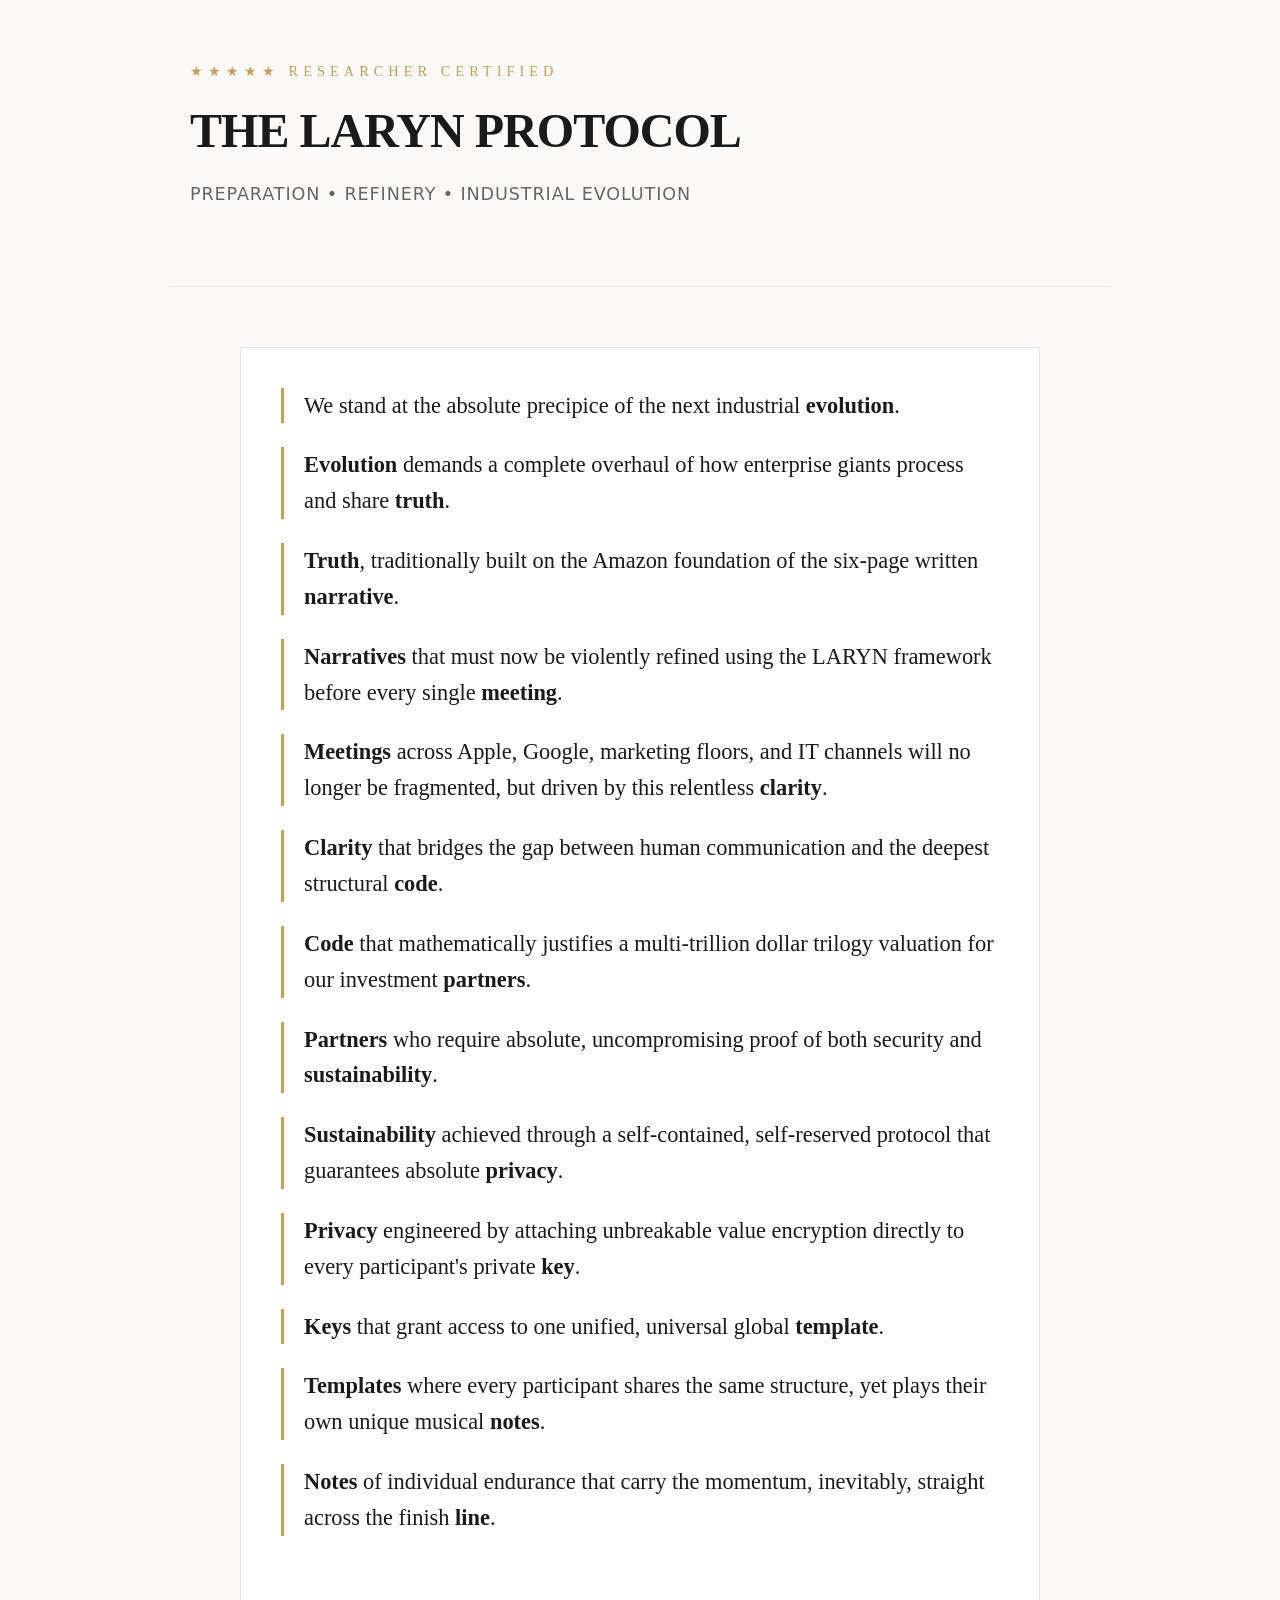
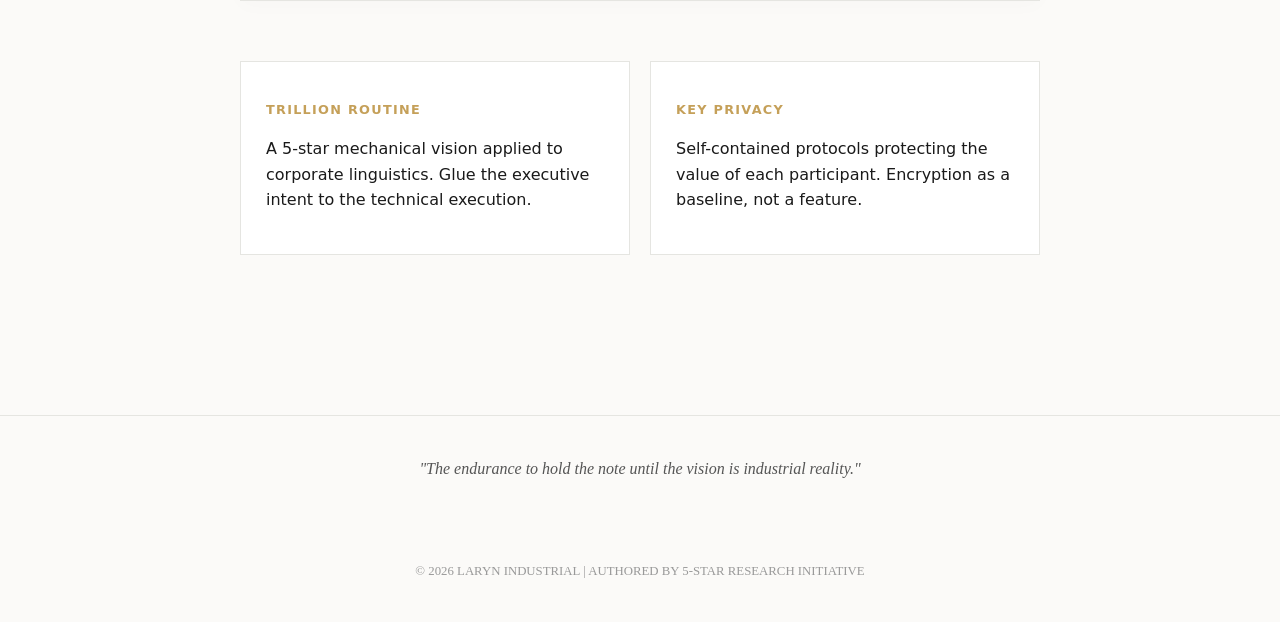
<file: Index.html>
<!DOCTYPE html>
<html lang="en">
<head>
    <meta charset="UTF-8">
    <meta name="viewport" content="width=device-width, initial-scale=1.0">
    <title>THE LARYN PROTOCOL | Industrial Evolution</title>
    <style>
        :root {
            --bg-color: #fbfaf8;
            --text-color: #1a1a1a;
            --accent-gold: #c5a059;
            --border-gray: #e5e5e1;
            --research-blue: #2c3e50;
        }

        body {
            font-family: 'Charter', 'Bitstream Charter', 'Sitka Text', Cambria, serif;
            background-color: var(--bg-color);
            color: var(--text-color);
            line-height: 1.6;
            margin: 0;
            padding: 0;
            display: flex;
            flex-direction: column;
            align-items: center;
        }

        header {
            width: 100%;
            max-width: 900px;
            padding: 60px 20px;
            text-align: left;
            border-bottom: 1px solid var(--border-gray);
        }

        .rating {
            color: var(--accent-gold);
            letter-spacing: 5px;
            font-size: 0.9rem;
            margin-bottom: 10px;
        }

        h1 {
            font-size: 3rem;
            font-weight: 800;
            margin: 0;
            letter-spacing: -0.02em;
            text-transform: uppercase;
        }

        .subtitle {
            font-family: ui-sans-serif, system-ui, sans-serif;
            font-size: 1.1rem;
            color: #666;
            margin-top: 10px;
            letter-spacing: 0.05em;
        }

        main {
            width: 100%;
            max-width: 800px;
            padding: 60px 20px;
        }

        .protocol-section {
            background: white;
            padding: 40px;
            border: 1px solid var(--border-gray);
            box-shadow: 0 4px 20px rgba(0,0,0,0.02);
            position: relative;
        }

        .protocol-line {
            font-size: 1.4rem;
            margin-bottom: 24px;
            display: block;
            border-left: 3px solid var(--accent-gold);
            padding-left: 20px;
            transition: transform 0.3s ease;
        }

        .protocol-line:hover {
            transform: translateX(10px);
        }

        .keyword {
            font-weight: 900;
            color: var(--text-color);
            text-decoration: underline decoration-color var(--accent-gold);
        }

        .valuation-grid {
            display: grid;
            grid-template-columns: 1fr 1fr;
            gap: 20px;
            margin-top: 60px;
            font-family: ui-sans-serif, system-ui, sans-serif;
        }

        .card {
            padding: 25px;
            border: 1px solid var(--border-gray);
            background: #fff;
        }

        .card h3 {
            font-size: 0.8rem;
            text-transform: uppercase;
            letter-spacing: 0.1em;
            color: var(--accent-gold);
            margin-bottom: 15px;
        }

        .mechanical-vision {
            font-style: italic;
            color: #555;
            text-align: center;
            margin-top: 100px;
            padding: 40px;
            border-top: 1px solid var(--border-gray);
            width: 100%;
        }

        footer {
            padding: 40px;
            font-size: 0.8rem;
            color: #999;
        }
    </style>
</head>
<body>

<header>
    <div class="rating">★★★★★ RESEARCHER CERTIFIED</div>
    <h1>The Laryn Protocol</h1>
    <p class="subtitle">PREPARATION • REFINERY • INDUSTRIAL EVOLUTION</p>
</header>

<main>
    <section class="protocol-section">
        <span class="protocol-line">We stand at the absolute precipice of the next industrial <span class="keyword">evolution</span>.</span>
        
        <span class="protocol-line"><span class="keyword">Evolution</span> demands a complete overhaul of how enterprise giants process and share <span class="keyword">truth</span>.</span>
        
        <span class="protocol-line"><span class="keyword">Truth</span>, traditionally built on the Amazon foundation of the six-page written <span class="keyword">narrative</span>.</span>
        
        <span class="protocol-line"><span class="keyword">Narratives</span> that must now be violently refined using the LARYN framework before every single <span class="keyword">meeting</span>.</span>
        
        <span class="protocol-line"><span class="keyword">Meetings</span> across Apple, Google, marketing floors, and IT channels will no longer be fragmented, but driven by this relentless <span class="keyword">clarity</span>.</span>
        
        <span class="protocol-line"><span class="keyword">Clarity</span> that bridges the gap between human communication and the deepest structural <span class="keyword">code</span>.</span>
        
        <span class="protocol-line"><span class="keyword">Code</span> that mathematically justifies a multi-trillion dollar trilogy valuation for our investment <span class="keyword">partners</span>.</span>
        
        <span class="protocol-line"><span class="keyword">Partners</span> who require absolute, uncompromising proof of both security and <span class="keyword">sustainability</span>.</span>
        
        <span class="protocol-line"><span class="keyword">Sustainability</span> achieved through a self-contained, self-reserved protocol that guarantees absolute <span class="keyword">privacy</span>.</span>
        
        <span class="protocol-line"><span class="keyword">Privacy</span> engineered by attaching unbreakable value encryption directly to every participant's private <span class="keyword">key</span>.</span>
        
        <span class="protocol-line"><span class="keyword">Keys</span> that grant access to one unified, universal global <span class="keyword">template</span>.</span>
        
        <span class="protocol-line"><span class="keyword">Templates</span> where every participant shares the same structure, yet plays their own unique musical <span class="keyword">notes</span>.</span>
        
        <span class="protocol-line"><span class="keyword">Notes</span> of individual endurance that carry the momentum, inevitably, straight across the finish <span class="keyword">line</span>.</span>
    </section>

    <div class="valuation-grid">
        <div class="card">
            <h3>Trillion Routine</h3>
            <p>A 5-star mechanical vision applied to corporate linguistics. Glue the executive intent to the technical execution.</p>
        </div>
        <div class="card">
            <h3>Key Privacy</h3>
            <p>Self-contained protocols protecting the value of each participant. Encryption as a baseline, not a feature.</p>
        </div>
    </div>
</main>

<div class="mechanical-vision">
    "The endurance to hold the note until the vision is industrial reality."
</div>

<footer>
    &copy; 2026 LARYN INDUSTRIAL | AUTHORED BY 5-STAR RESEARCH INITIATIVE
</footer>

</body>
</html>
</file>
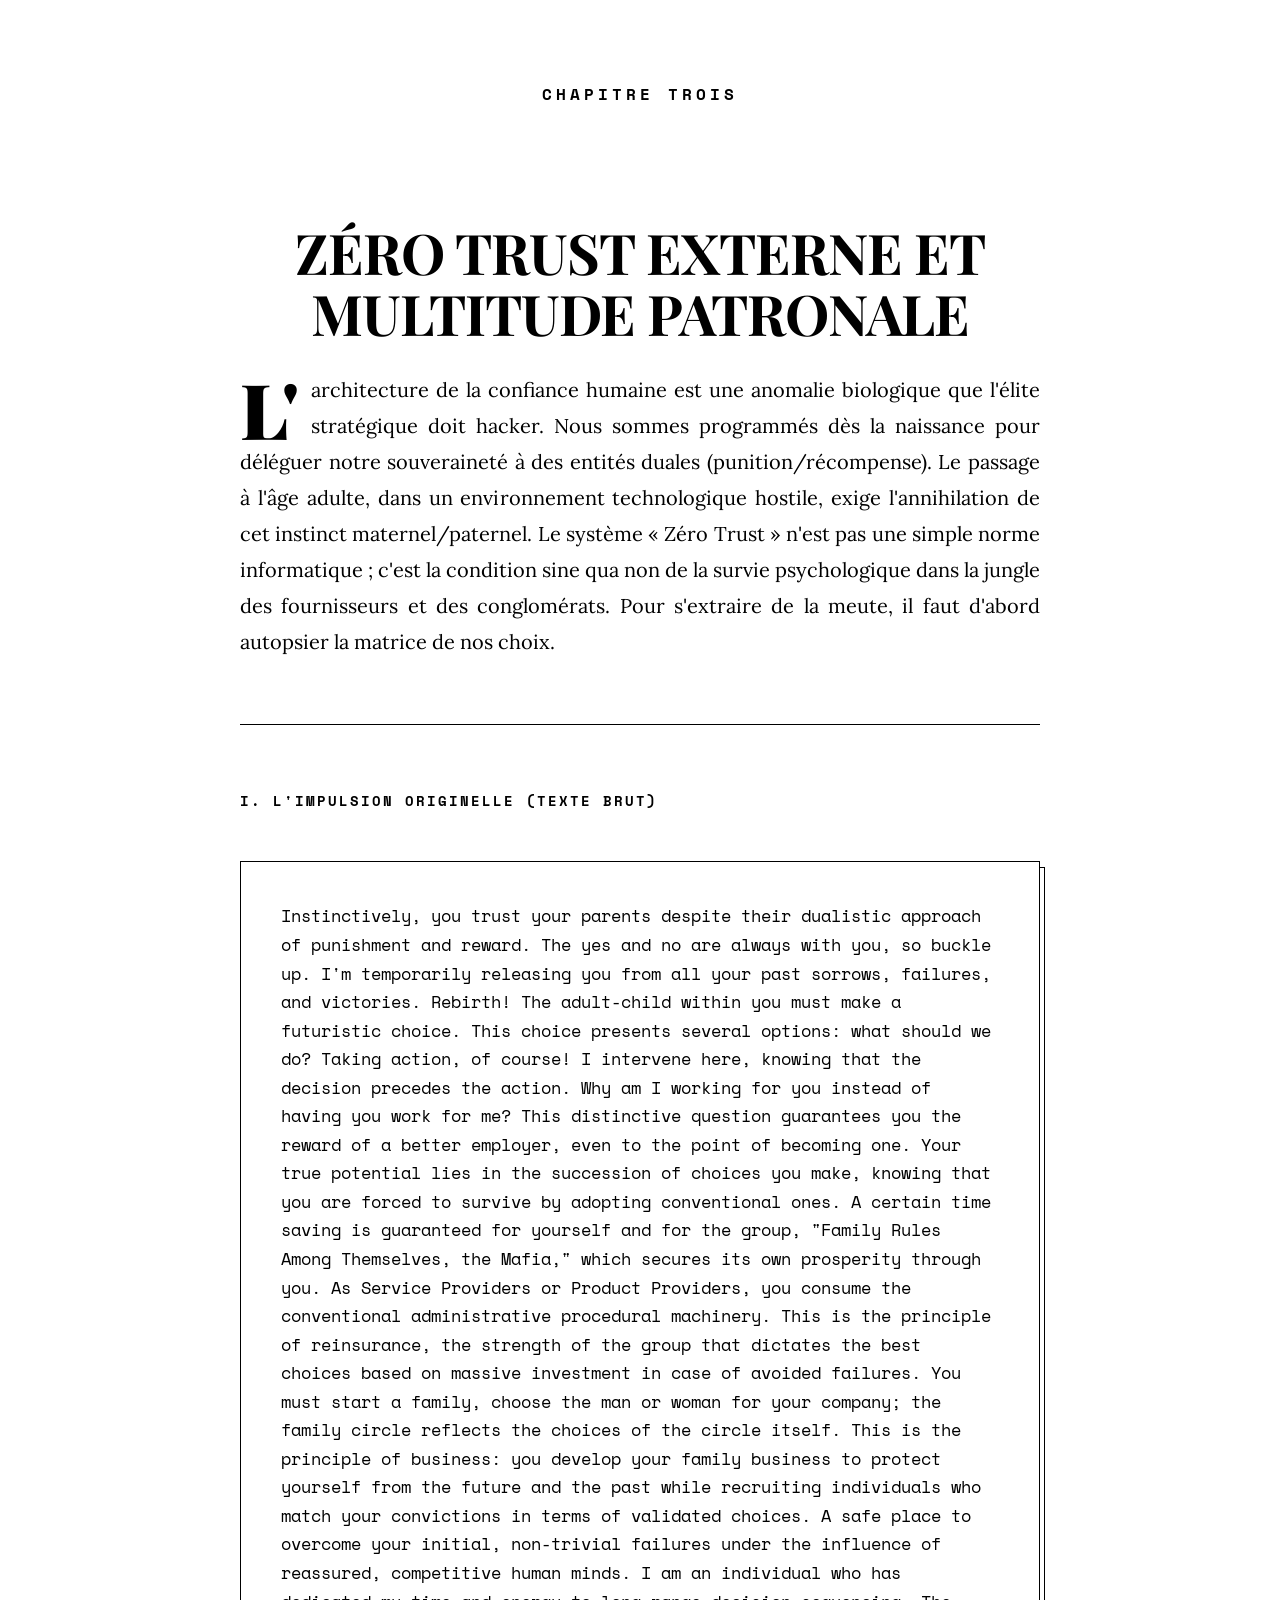
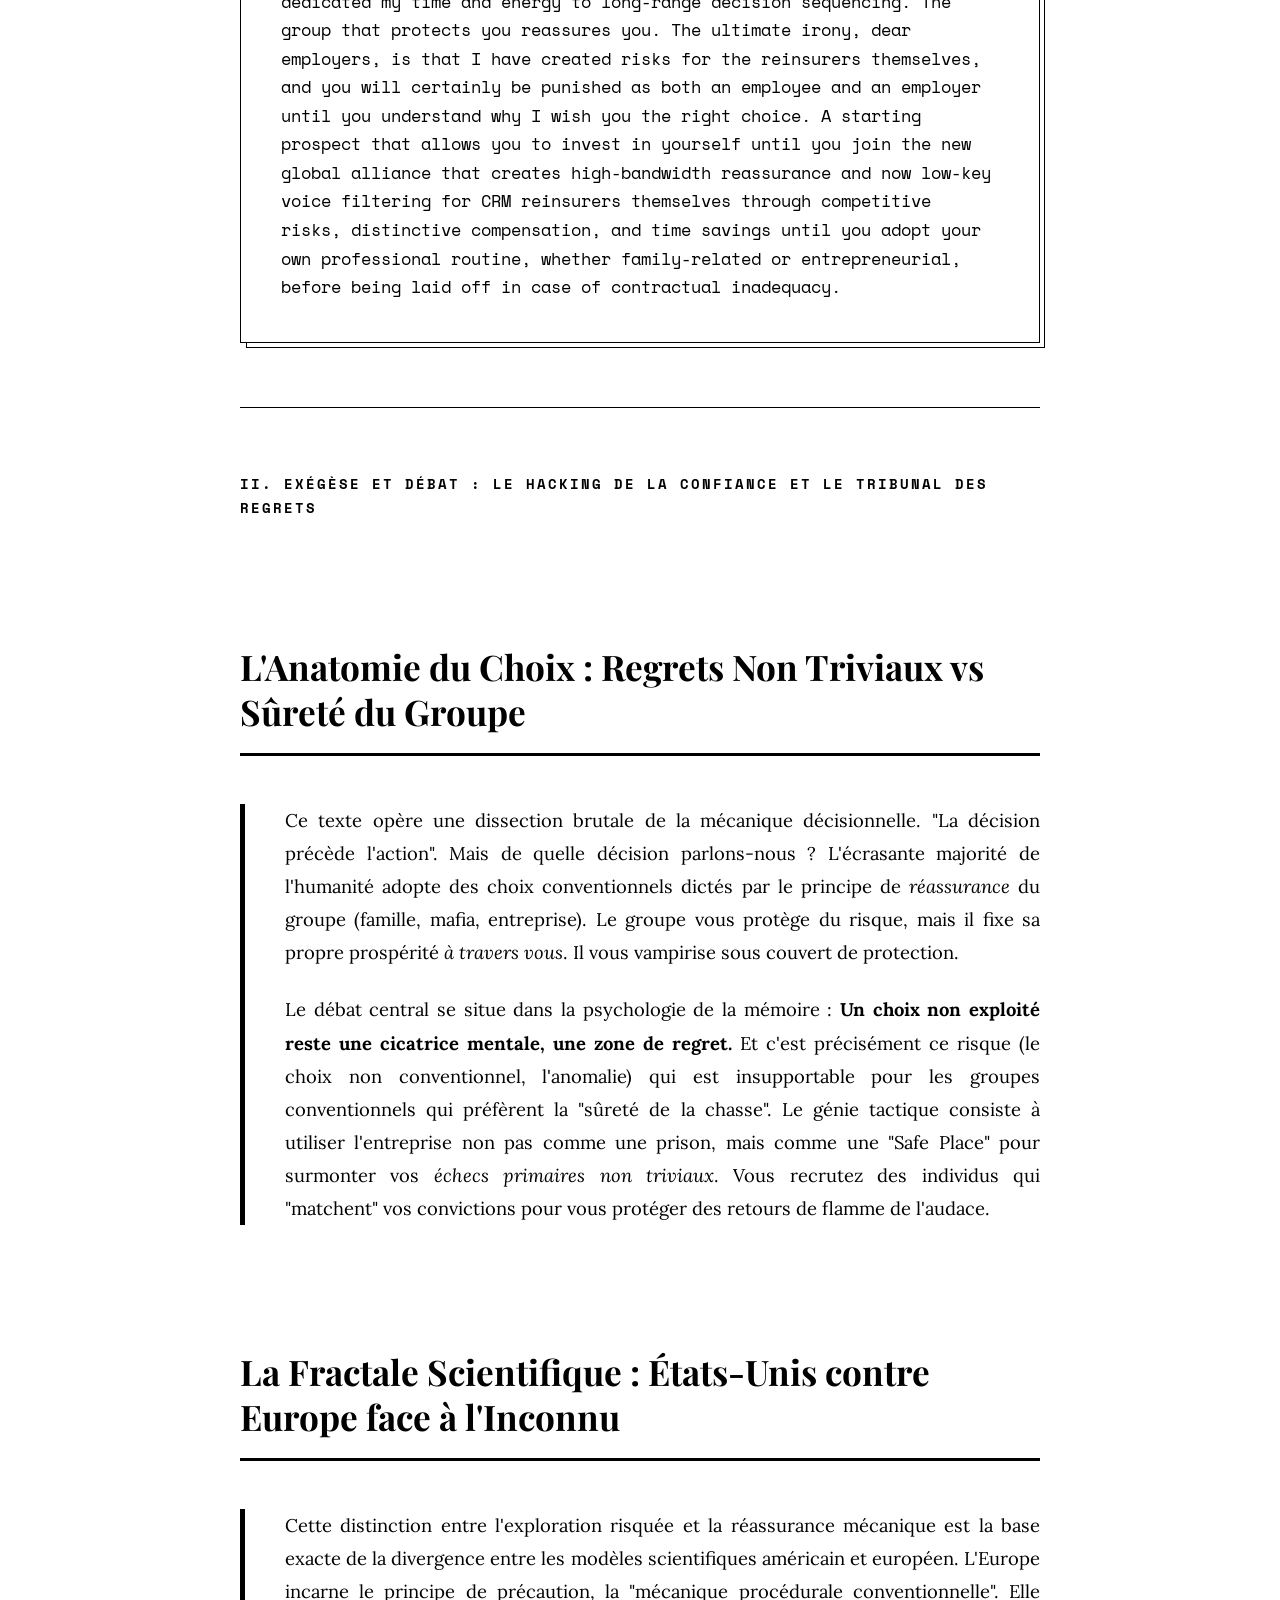
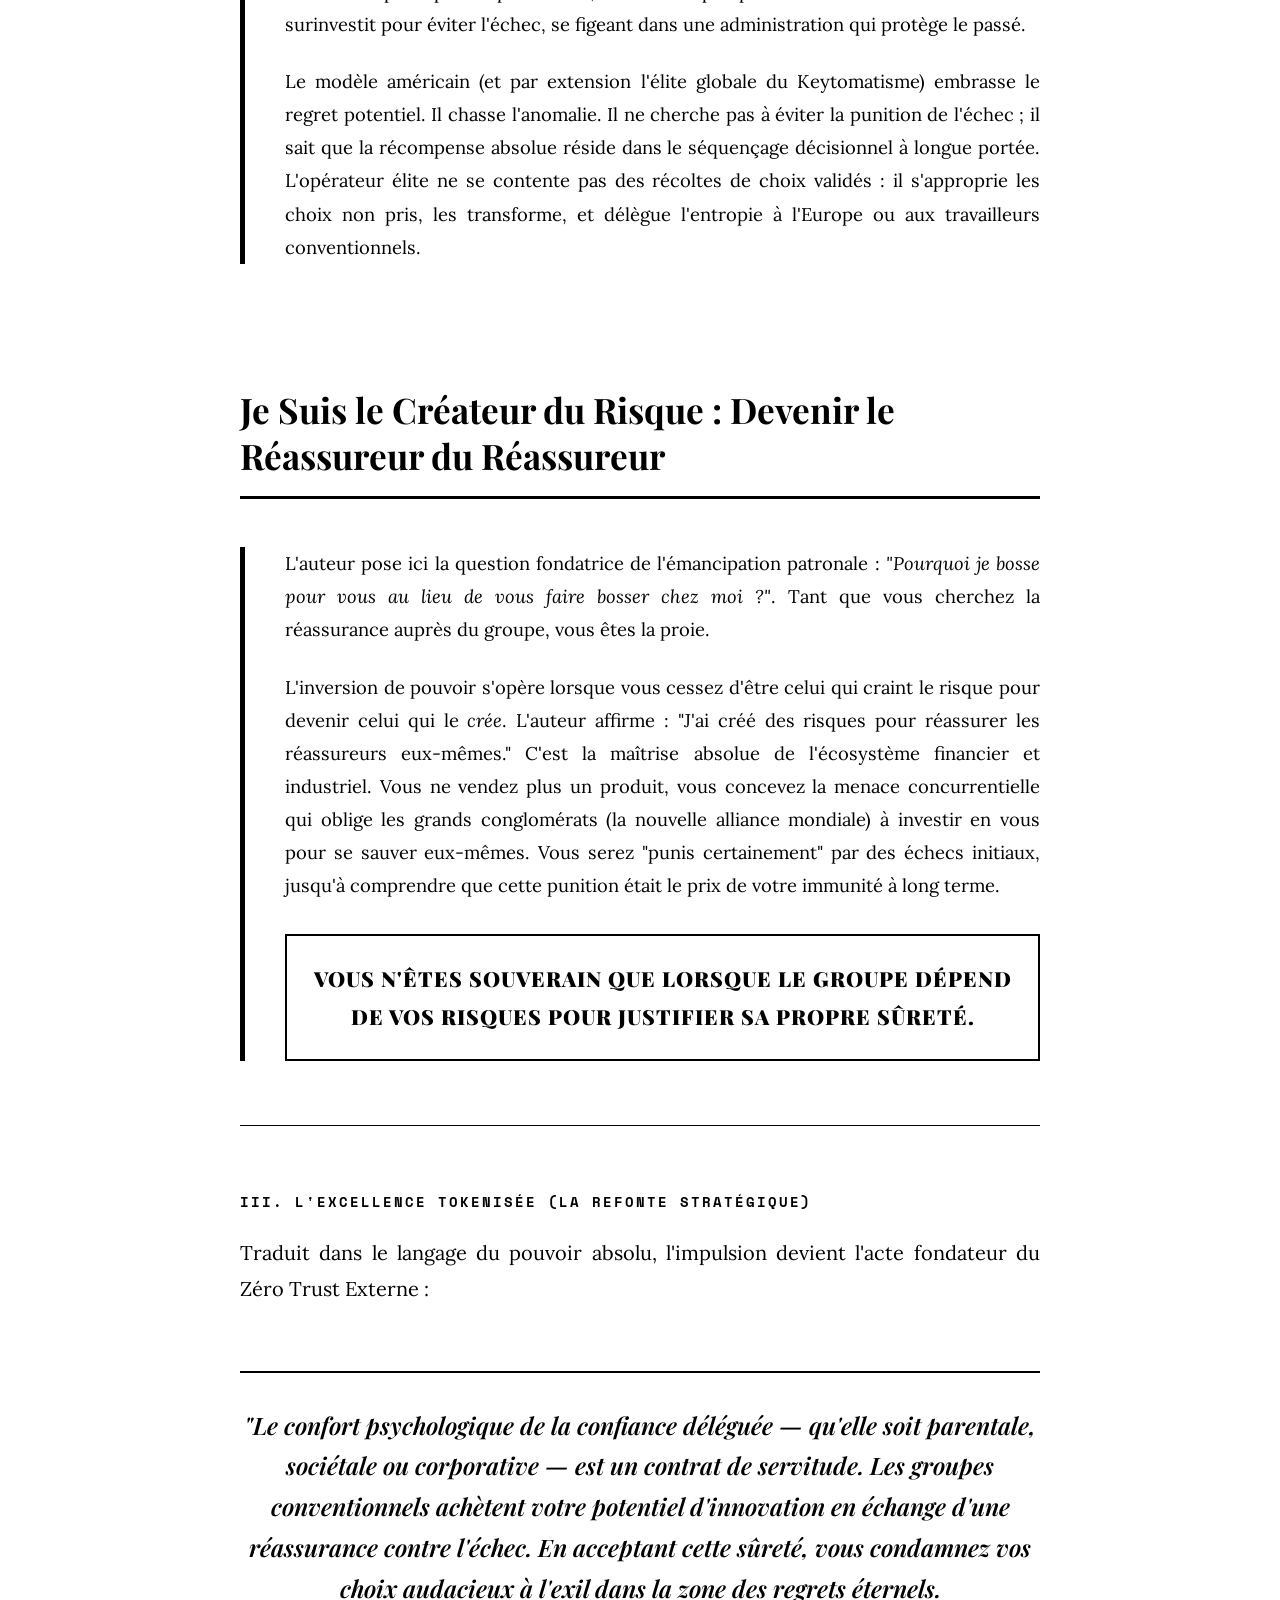
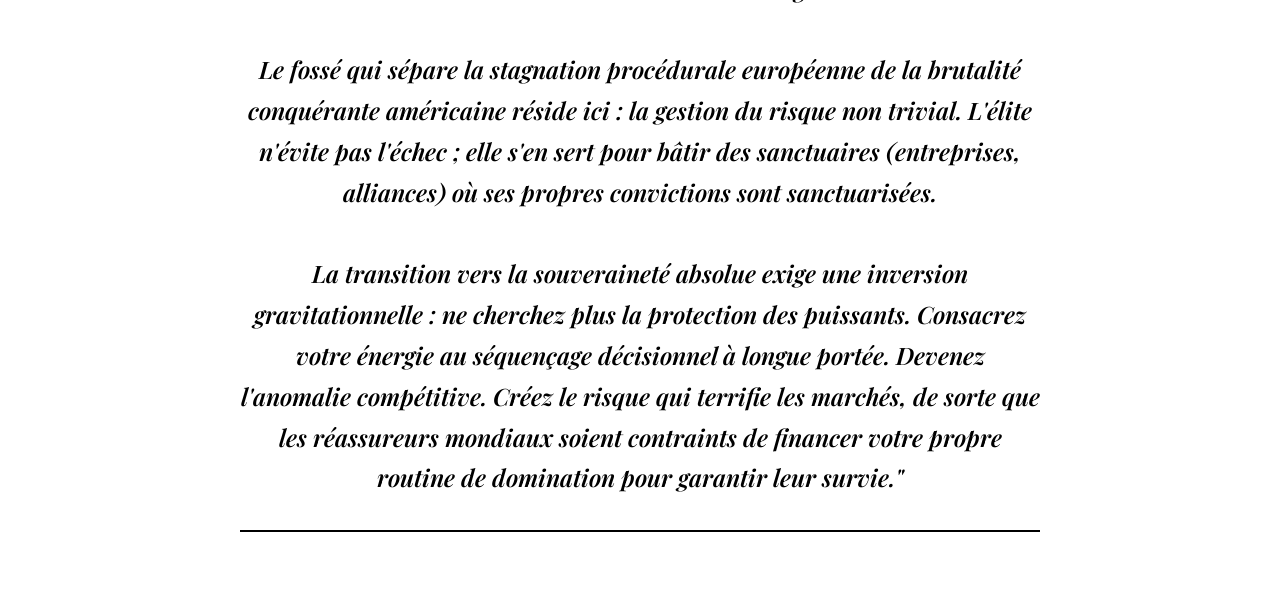
<file: index.html>
<!DOCTYPE html>
<html lang="fr">
<head>
    <meta charset="UTF-8">
    <meta name="viewport" content="width=device-width, initial-scale=1.0">
    <title>Zéro Trust Externe et Multitude Patronale - Gain Keytomatisme</title>
    
    <link rel="preconnect" href="https://fonts.googleapis.com">
    <link rel="preconnect" href="https://fonts.gstatic.com" crossorigin>
    <link href="https://fonts.googleapis.com/css2?family=Playfair+Display:ital,wght@0,400;0,600;0,700;0,900;1,400;1,600&family=Lora:ital,wght@0,400;0,500;1,400&family=Space+Mono:ital,wght@0,400;0,700;1,400&display=swap" rel="stylesheet">

    <style>
        /* =========================================
           DESIGN MINIMALISTE ABSOLU (NOIR ET BLANC PUR)
           ========================================= */
        :root {
            --bg-color: #ffffff;
            --text-color: #000000;
            --border-color: #000000;
        }

        body {
            margin: 0;
            padding: 0;
            background-color: var(--bg-color);
            color: var(--text-color);
            font-family: 'Lora', serif;
            font-size: 1.25rem;
            line-height: 1.8;
            -webkit-font-smoothing: antialiased;
            -moz-osx-font-smoothing: grayscale;
        }

        .book-container {
            max-width: 800px;
            margin: 80px auto;
            padding: 0 40px;
        }

        h1, h2, h3, h4, h5 {
            font-family: 'Playfair Display', serif;
            color: var(--text-color);
            font-weight: 700;
            margin-top: 2em;
        }

        h1 {
            font-size: 3.5rem;
            text-align: center;
            letter-spacing: -1px;
            line-height: 1.1;
            margin-bottom: 0.5em;
            text-transform: uppercase;
        }

        .chapter-number {
            display: block;
            text-align: center;
            font-family: 'Space Mono', monospace;
            font-size: 1rem;
            letter-spacing: 4px;
            text-transform: uppercase;
            margin-bottom: 2rem;
            font-weight: bold;
        }

        h2 {
            font-size: 2.2rem;
            border-bottom: 3px solid var(--border-color);
            padding-bottom: 0.5em;
            margin-top: 3.5em;
            line-height: 1.3;
        }

        h3 {
            font-size: 1.5rem;
            font-style: italic;
            font-weight: 600;
            margin-top: 2em;
        }

        p {
            margin-bottom: 1.5rem;
            text-align: justify;
        }

        .drop-cap::first-letter {
            font-family: 'Playfair Display', serif;
            float: left;
            font-size: 4.8rem;
            line-height: 0.85;
            padding-right: 12px;
            padding-top: 4px;
            font-weight: 900;
        }

        hr {
            border: 0;
            height: 1px;
            background-color: var(--border-color);
            margin: 4rem 0;
        }

        /* =========================================
           LES BLOCS DE TEXTE (BRUT ET ANALYSE)
           ========================================= */
        
        .block-header {
            font-family: 'Space Mono', monospace;
            font-size: 0.85rem;
            text-transform: uppercase;
            letter-spacing: 2px;
            font-weight: 700;
            margin-bottom: 1rem;
            display: block;
        }

        /* Le Texte Brut */
        .raw-text-container {
            margin: 3rem 0;
            padding: 2.5rem;
            border: 1px solid var(--border-color);
            background-color: #ffffff;
            position: relative;
        }

        .raw-text-container::before {
            content: '';
            position: absolute;
            top: 5px;
            left: 5px;
            right: -6px;
            bottom: -6px;
            border: 1px solid var(--border-color);
            z-index: -1;
        }

        .raw-text {
            font-family: 'Space Mono', monospace;
            font-size: 1.05rem;
            line-height: 1.7;
            text-align: left;
        }

        /* Zone de débat et d'analyse profonde */
        .debate-section {
            padding-left: 2.5rem;
            border-left: 5px solid var(--border-color);
            margin: 3rem 0;
        }

        .debate-section p {
            font-size: 1.15rem;
        }

        .strike-text {
            font-family: 'Playfair Display', serif;
            font-weight: 900;
            font-size: 1.3rem;
            text-transform: uppercase;
            letter-spacing: 1px;
            display: block;
            margin: 2rem 0;
            text-align: center;
            border: 2px solid var(--border-color);
            padding: 1.5rem;
        }

        /* Le Texte Tokenisé */
        .tokenized-text {
            font-family: 'Playfair Display', serif;
            font-size: 1.5rem;
            line-height: 1.7;
            font-weight: 600;
            font-style: italic;
            text-align: center;
            margin: 4rem 0;
            padding: 2rem 0;
            border-top: 2px solid var(--border-color);
            border-bottom: 2px solid var(--border-color);
        }

        @media (max-width: 768px) {
            .book-container { padding: 0 20px; }
            h1 { font-size: 2.5rem; }
            .raw-text-container { padding: 1.5rem; }
            .drop-cap::first-letter { font-size: 3.8rem; }
            .debate-section { padding-left: 1.5rem; border-left-width: 3px; }
        }
    </style>
</head>
<body>

    <div class="book-container">
        
        <span class="chapter-number">Chapitre Trois</span>
        <h1>Zéro Trust Externe et Multitude Patronale</h1>

        <p class="drop-cap">L'architecture de la confiance humaine est une anomalie biologique que l'élite stratégique doit hacker. Nous sommes programmés dès la naissance pour déléguer notre souveraineté à des entités duales (punition/récompense). Le passage à l'âge adulte, dans un environnement technologique hostile, exige l'annihilation de cet instinct maternel/paternel. Le système « Zéro Trust » n'est pas une simple norme informatique ; c'est la condition sine qua non de la survie psychologique dans la jungle des fournisseurs et des conglomérats. Pour s'extraire de la meute, il faut d'abord autopsier la matrice de nos choix.</p>

        <hr>

        <span class="block-header">I. L'Impulsion Originelle (Texte Brut)</span>
        
        <div class="raw-text-container">
            <div class="raw-text">
                Instinctively, you trust your parents despite their dualistic approach of punishment and reward. The yes and no are always with you, so buckle up. I'm temporarily releasing you from all your past sorrows, failures, and victories. Rebirth! The adult-child within you must make a futuristic choice. This choice presents several options: what should we do? Taking action, of course! I intervene here, knowing that the decision precedes the action. Why am I working for you instead of having you work for me? This distinctive question guarantees you the reward of a better employer, even to the point of becoming one. Your true potential lies in the succession of choices you make, knowing that you are forced to survive by adopting conventional ones. A certain time saving is guaranteed for yourself and for the group, "Family Rules Among Themselves, the Mafia," which secures its own prosperity through you. As Service Providers or Product Providers, you consume the conventional administrative procedural machinery. This is the principle of reinsurance, the strength of the group that dictates the best choices based on massive investment in case of avoided failures. You must start a family, choose the man or woman for your company; the family circle reflects the choices of the circle itself. This is the principle of business: you develop your family business to protect yourself from the future and the past while recruiting individuals who match your convictions in terms of validated choices. A safe place to overcome your initial, non-trivial failures under the influence of reassured, competitive human minds. I am an individual who has dedicated my time and energy to long-range decision sequencing. The group that protects you reassures you. The ultimate irony, dear employers, is that I have created risks for the reinsurers themselves, and you will certainly be punished as both an employee and an employer until you understand why I wish you the right choice. A starting prospect that allows you to invest in yourself until you join the new global alliance that creates high-bandwidth reassurance and now low-key voice filtering for CRM reinsurers themselves through competitive risks, distinctive compensation, and time savings until you adopt your own professional routine, whether family-related or entrepreneurial, before being laid off in case of contractual inadequacy.
            </div>
        </div>

        <hr>

        <span class="block-header">II. Exégèse et Débat : Le Hacking de la Confiance et le Tribunal des Regrets</span>

        <h2>L'Anatomie du Choix : Regrets Non Triviaux vs Sûreté du Groupe</h2>
        <div class="debate-section">
            <p>Ce texte opère une dissection brutale de la mécanique décisionnelle. "La décision précède l'action". Mais de quelle décision parlons-nous ? L'écrasante majorité de l'humanité adopte des choix conventionnels dictés par le principe de <em>réassurance</em> du groupe (famille, mafia, entreprise). Le groupe vous protège du risque, mais il fixe sa propre prospérité <em>à travers vous</em>. Il vous vampirise sous couvert de protection.</p>
            <p>Le débat central se situe dans la psychologie de la mémoire : <strong>Un choix non exploité reste une cicatrice mentale, une zone de regret.</strong> Et c'est précisément ce risque (le choix non conventionnel, l'anomalie) qui est insupportable pour les groupes conventionnels qui préfèrent la "sûreté de la chasse". Le génie tactique consiste à utiliser l'entreprise non pas comme une prison, mais comme une "Safe Place" pour surmonter vos <em>échecs primaires non triviaux</em>. Vous recrutez des individus qui "matchent" vos convictions pour vous protéger des retours de flamme de l'audace.</p>
        </div>

        <h2>La Fractale Scientifique : États-Unis contre Europe face à l'Inconnu</h2>
        <div class="debate-section">
            <p>Cette distinction entre l'exploration risquée et la réassurance mécanique est la base exacte de la divergence entre les modèles scientifiques américain et européen. L'Europe incarne le principe de précaution, la "mécanique procédurale conventionnelle". Elle surinvestit pour éviter l'échec, se figeant dans une administration qui protège le passé.</p>
            <p>Le modèle américain (et par extension l'élite globale du Keytomatisme) embrasse le regret potentiel. Il chasse l'anomalie. Il ne cherche pas à éviter la punition de l'échec ; il sait que la récompense absolue réside dans le séquençage décisionnel à longue portée. L'opérateur élite ne se contente pas des récoltes de choix validés : il s'approprie les choix non pris, les transforme, et délègue l'entropie à l'Europe ou aux travailleurs conventionnels.</p>
        </div>

        <h2>Je Suis le Créateur du Risque : Devenir le Réassureur du Réassureur</h2>
        <div class="debate-section">
            <p>L'auteur pose ici la question fondatrice de l'émancipation patronale : <em>"Pourquoi je bosse pour vous au lieu de vous faire bosser chez moi ?"</em>. Tant que vous cherchez la réassurance auprès du groupe, vous êtes la proie.</p>
            <p>L'inversion de pouvoir s'opère lorsque vous cessez d'être celui qui craint le risque pour devenir celui qui le <em>crée</em>. L'auteur affirme : "J'ai créé des risques pour réassurer les réassureurs eux-mêmes." C'est la maîtrise absolue de l'écosystème financier et industriel. Vous ne vendez plus un produit, vous concevez la menace concurrentielle qui oblige les grands conglomérats (la nouvelle alliance mondiale) à investir en vous pour se sauver eux-mêmes. Vous serez "punis certainement" par des échecs initiaux, jusqu'à comprendre que cette punition était le prix de votre immunité à long terme.</p>
            
            <span class="strike-text">Vous n'êtes souverain que lorsque le groupe dépend de vos risques pour justifier sa propre sûreté.</span>
        </div>

        <hr>

        <span class="block-header">III. L'Excellence Tokenisée (La Refonte Stratégique)</span>
        
        <p>Traduit dans le langage du pouvoir absolu, l'impulsion devient l'acte fondateur du Zéro Trust Externe :</p>

        <div class="tokenized-text">
            "Le confort psychologique de la confiance déléguée — qu'elle soit parentale, sociétale ou corporative — est un contrat de servitude. Les groupes conventionnels achètent votre potentiel d'innovation en échange d'une réassurance contre l'échec. En acceptant cette sûreté, vous condamnez vos choix audacieux à l'exil dans la zone des regrets éternels. <br><br>
            Le fossé qui sépare la stagnation procédurale européenne de la brutalité conquérante américaine réside ici : la gestion du risque non trivial. L'élite n'évite pas l'échec ; elle s'en sert pour bâtir des sanctuaires (entreprises, alliances) où ses propres convictions sont sanctuarisées. <br><br>
            La transition vers la souveraineté absolue exige une inversion gravitationnelle : ne cherchez plus la protection des puissants. Consacrez votre énergie au séquençage décisionnel à longue portée. Devenez l'anomalie compétitive. Créez le risque qui terrifie les marchés, de sorte que les réassureurs mondiaux soient contraints de financer votre propre routine de domination pour garantir leur survie."
        </div>

    </div>

</body>
</html>
</file>
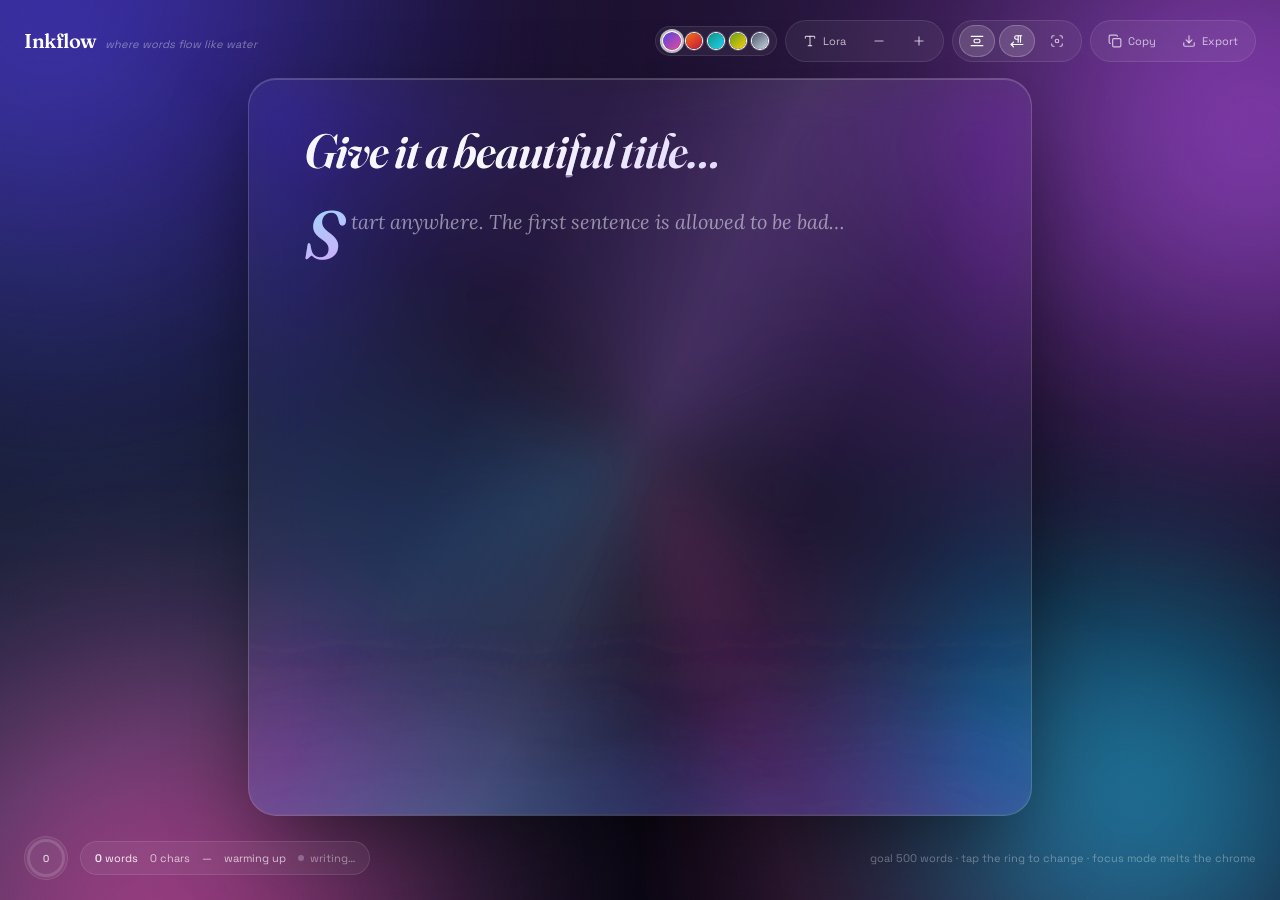
<file: inkflow/index.html>
<!doctype html>
<html lang="en">
  <head>
    <meta charset="UTF-8" />
    <meta name="viewport" content="width=device-width, initial-scale=1.0, viewport-fit=cover" />
    <meta name="theme-color" content="#0b0618" />
    <title>Inkflow — Where Words Flow Like Water</title>
    <link rel="preconnect" href="https://fonts.googleapis.com" />
    <link rel="preconnect" href="https://fonts.gstatic.com" crossorigin />
    <link
      href="https://fonts.googleapis.com/css2?family=Fraunces:ital,opsz,wght@0,9..144,300..900;1,9..144,300..900&family=Lora:ital,wght@0,400..700;1,400..700&family=Space+Grotesk:wght@300..700&family=JetBrains+Mono:ital,wght@0,300..700;1,300..700&display=swap"
      rel="stylesheet"
    />
    <script type="module" crossorigin src="./assets/index-BVskMuK0.js"></script>
    <link rel="stylesheet" crossorigin href="./assets/index-Bmn25yZ6.css">
  </head>
  <body>
    <div id="root"></div>
  </body>
</html>
</file>
<file: inkflow/assets/index-Bmn25yZ6.css>
*,:before,:after{--tw-border-spacing-x: 0;--tw-border-spacing-y: 0;--tw-translate-x: 0;--tw-translate-y: 0;--tw-rotate: 0;--tw-skew-x: 0;--tw-skew-y: 0;--tw-scale-x: 1;--tw-scale-y: 1;--tw-pan-x: ;--tw-pan-y: ;--tw-pinch-zoom: ;--tw-scroll-snap-strictness: proximity;--tw-gradient-from-position: ;--tw-gradient-via-position: ;--tw-gradient-to-position: ;--tw-ordinal: ;--tw-slashed-zero: ;--tw-numeric-figure: ;--tw-numeric-spacing: ;--tw-numeric-fraction: ;--tw-ring-inset: ;--tw-ring-offset-width: 0px;--tw-ring-offset-color: #fff;--tw-ring-color: rgb(59 130 246 / .5);--tw-ring-offset-shadow: 0 0 #0000;--tw-ring-shadow: 0 0 #0000;--tw-shadow: 0 0 #0000;--tw-shadow-colored: 0 0 #0000;--tw-blur: ;--tw-brightness: ;--tw-contrast: ;--tw-grayscale: ;--tw-hue-rotate: ;--tw-invert: ;--tw-saturate: ;--tw-sepia: ;--tw-drop-shadow: ;--tw-backdrop-blur: ;--tw-backdrop-brightness: ;--tw-backdrop-contrast: ;--tw-backdrop-grayscale: ;--tw-backdrop-hue-rotate: ;--tw-backdrop-invert: ;--tw-backdrop-opacity: ;--tw-backdrop-saturate: ;--tw-backdrop-sepia: ;--tw-contain-size: ;--tw-contain-layout: ;--tw-contain-paint: ;--tw-contain-style: }::backdrop{--tw-border-spacing-x: 0;--tw-border-spacing-y: 0;--tw-translate-x: 0;--tw-translate-y: 0;--tw-rotate: 0;--tw-skew-x: 0;--tw-skew-y: 0;--tw-scale-x: 1;--tw-scale-y: 1;--tw-pan-x: ;--tw-pan-y: ;--tw-pinch-zoom: ;--tw-scroll-snap-strictness: proximity;--tw-gradient-from-position: ;--tw-gradient-via-position: ;--tw-gradient-to-position: ;--tw-ordinal: ;--tw-slashed-zero: ;--tw-numeric-figure: ;--tw-numeric-spacing: ;--tw-numeric-fraction: ;--tw-ring-inset: ;--tw-ring-offset-width: 0px;--tw-ring-offset-color: #fff;--tw-ring-color: rgb(59 130 246 / .5);--tw-ring-offset-shadow: 0 0 #0000;--tw-ring-shadow: 0 0 #0000;--tw-shadow: 0 0 #0000;--tw-shadow-colored: 0 0 #0000;--tw-blur: ;--tw-brightness: ;--tw-contrast: ;--tw-grayscale: ;--tw-hue-rotate: ;--tw-invert: ;--tw-saturate: ;--tw-sepia: ;--tw-drop-shadow: ;--tw-backdrop-blur: ;--tw-backdrop-brightness: ;--tw-backdrop-contrast: ;--tw-backdrop-grayscale: ;--tw-backdrop-hue-rotate: ;--tw-backdrop-invert: ;--tw-backdrop-opacity: ;--tw-backdrop-saturate: ;--tw-backdrop-sepia: ;--tw-contain-size: ;--tw-contain-layout: ;--tw-contain-paint: ;--tw-contain-style: }*,:before,:after{box-sizing:border-box;border-width:0;border-style:solid;border-color:#e5e7eb}:before,:after{--tw-content: ""}html,:host{line-height:1.5;-webkit-text-size-adjust:100%;-moz-tab-size:4;-o-tab-size:4;tab-size:4;font-family:ui-sans-serif,system-ui,sans-serif,"Apple Color Emoji","Segoe UI Emoji",Segoe UI Symbol,"Noto Color Emoji";font-feature-settings:normal;font-variation-settings:normal;-webkit-tap-highlight-color:transparent}body{margin:0;line-height:inherit}hr{height:0;color:inherit;border-top-width:1px}abbr:where([title]){-webkit-text-decoration:underline dotted;text-decoration:underline dotted}h1,h2,h3,h4,h5,h6{font-size:inherit;font-weight:inherit}a{color:inherit;text-decoration:inherit}b,strong{font-weight:bolder}code,kbd,samp,pre{font-family:ui-monospace,SFMono-Regular,Menlo,Monaco,Consolas,Liberation Mono,Courier New,monospace;font-feature-settings:normal;font-variation-settings:normal;font-size:1em}small{font-size:80%}sub,sup{font-size:75%;line-height:0;position:relative;vertical-align:baseline}sub{bottom:-.25em}sup{top:-.5em}table{text-indent:0;border-color:inherit;border-collapse:collapse}button,input,optgroup,select,textarea{font-family:inherit;font-feature-settings:inherit;font-variation-settings:inherit;font-size:100%;font-weight:inherit;line-height:inherit;letter-spacing:inherit;color:inherit;margin:0;padding:0}button,select{text-transform:none}button,input:where([type=button]),input:where([type=reset]),input:where([type=submit]){-webkit-appearance:button;background-color:transparent;background-image:none}:-moz-focusring{outline:auto}:-moz-ui-invalid{box-shadow:none}progress{vertical-align:baseline}::-webkit-inner-spin-button,::-webkit-outer-spin-button{height:auto}[type=search]{-webkit-appearance:textfield;outline-offset:-2px}::-webkit-search-decoration{-webkit-appearance:none}::-webkit-file-upload-button{-webkit-appearance:button;font:inherit}summary{display:list-item}blockquote,dl,dd,h1,h2,h3,h4,h5,h6,hr,figure,p,pre{margin:0}fieldset{margin:0;padding:0}legend{padding:0}ol,ul,menu{list-style:none;margin:0;padding:0}dialog{padding:0}textarea{resize:vertical}input::-moz-placeholder,textarea::-moz-placeholder{opacity:1;color:#9ca3af}input::placeholder,textarea::placeholder{opacity:1;color:#9ca3af}button,[role=button]{cursor:pointer}:disabled{cursor:default}img,svg,video,canvas,audio,iframe,embed,object{display:block;vertical-align:middle}img,video{max-width:100%;height:auto}[hidden]:where(:not([hidden=until-found])){display:none}:root{--background: 0 0% 100%;--foreground: 240 10% 3.9%;--card: 0 0% 100%;--card-foreground: 240 10% 3.9%;--popover: 0 0% 100%;--popover-foreground: 240 10% 3.9%;--primary: 240 5.9% 10%;--primary-foreground: 0 0% 98%;--secondary: 240 4.8% 95.9%;--secondary-foreground: 240 5.9% 10%;--muted: 240 4.8% 95.9%;--muted-foreground: 240 3.8% 46.1%;--accent: 240 4.8% 95.9%;--accent-foreground: 240 5.9% 10%;--destructive: 0 84.2% 60.2%;--destructive-foreground: 0 0% 98%;--border: 240 5.9% 90%;--input: 240 5.9% 90%;--ring: 240 5.9% 10%;--radius: .625rem;--sidebar-background: 0 0% 98%;--sidebar-foreground: 240 5.3% 26.1%;--sidebar-primary: 240 5.9% 10%;--sidebar-primary-foreground: 0 0% 98%;--sidebar-accent: 240 4.8% 95.9%;--sidebar-accent-foreground: 240 5.9% 10%;--sidebar-border: 220 13% 91%;--sidebar-ring: 217.2 91.2% 59.8%}*{border-color:hsl(var(--border))}body{background-color:hsl(var(--background));color:hsl(var(--foreground))}.collapse{visibility:collapse}.fixed{position:fixed}.absolute{position:absolute}.relative{position:relative}.bottom-24{bottom:6rem}.left-1\/2{left:50%}.z-10{z-index:10}.z-20{z-index:20}.z-50{z-index:50}.mx-auto{margin-left:auto;margin-right:auto}.mb-5{margin-bottom:1.25rem}.flex{display:flex}.hidden{display:none}.h-1\.5{height:.375rem}.h-11{height:2.75rem}.h-3\.5{height:.875rem}.h-4{height:1rem}.h-8{height:2rem}.h-\[38vh\]{height:38vh}.h-dvh{height:100dvh}.h-full{height:100%}.min-h-0{min-height:0px}.min-h-\[40vh\]{min-height:40vh}.w-1\.5{width:.375rem}.w-11{width:2.75rem}.w-3\.5{width:.875rem}.w-4{width:1rem}.w-full{width:100%}.max-w-\[52rem\]{max-width:52rem}.flex-1{flex:1 1 0%}.-translate-x-1\/2{--tw-translate-x: -50%;transform:translate(var(--tw-translate-x),var(--tw-translate-y)) rotate(var(--tw-rotate)) skew(var(--tw-skew-x)) skewY(var(--tw-skew-y)) scaleX(var(--tw-scale-x)) scaleY(var(--tw-scale-y))}.-rotate-90{--tw-rotate: -90deg;transform:translate(var(--tw-translate-x),var(--tw-translate-y)) rotate(var(--tw-rotate)) skew(var(--tw-skew-x)) skewY(var(--tw-skew-y)) scaleX(var(--tw-scale-x)) scaleY(var(--tw-scale-y))}.scale-110{--tw-scale-x: 1.1;--tw-scale-y: 1.1;transform:translate(var(--tw-translate-x),var(--tw-translate-y)) rotate(var(--tw-rotate)) skew(var(--tw-skew-x)) skewY(var(--tw-skew-y)) scaleX(var(--tw-scale-x)) scaleY(var(--tw-scale-y))}.flex-col{flex-direction:column}.items-center{align-items:center}.items-baseline{align-items:baseline}.justify-center{justify-content:center}.justify-between{justify-content:space-between}.gap-1{gap:.25rem}.gap-1\.5{gap:.375rem}.gap-2{gap:.5rem}.gap-3{gap:.75rem}.overflow-hidden{overflow:hidden}.overflow-y-auto{overflow-y:auto}.rounded{border-radius:.25rem}.rounded-full{border-radius:9999px}.px-1\.5{padding-left:.375rem;padding-right:.375rem}.px-2{padding-left:.5rem;padding-right:.5rem}.px-2\.5{padding-left:.625rem;padding-right:.625rem}.px-3{padding-left:.75rem;padding-right:.75rem}.px-3\.5{padding-left:.875rem;padding-right:.875rem}.px-4{padding-left:1rem;padding-right:1rem}.px-5{padding-left:1.25rem;padding-right:1.25rem}.py-1{padding-top:.25rem;padding-bottom:.25rem}.py-1\.5{padding-top:.375rem;padding-bottom:.375rem}.py-2{padding-top:.5rem;padding-bottom:.5rem}.py-2\.5{padding-top:.625rem;padding-bottom:.625rem}.pb-10{padding-bottom:2.5rem}.pb-3{padding-bottom:.75rem}.pb-4{padding-bottom:1rem}.pt-3{padding-top:.75rem}.pt-4{padding-top:1rem}.pt-8{padding-top:2rem}.text-3xl{font-size:1.875rem;line-height:2.25rem}.text-\[10px\]{font-size:10px}.text-\[11px\]{font-size:11px}.text-lg{font-size:1.125rem;line-height:1.75rem}.text-sm{font-size:.875rem;line-height:1.25rem}.font-medium{font-weight:500}.font-semibold{font-weight:600}.italic{font-style:italic}.tabular-nums{--tw-numeric-spacing: tabular-nums;font-variant-numeric:var(--tw-ordinal) var(--tw-slashed-zero) var(--tw-numeric-figure) var(--tw-numeric-spacing) var(--tw-numeric-fraction)}.tracking-tight{letter-spacing:-.025em}.text-white{--tw-text-opacity: 1;color:rgb(255 255 255 / var(--tw-text-opacity, 1))}.text-white\/35{color:#ffffff59}.text-white\/40{color:#fff6}.text-white\/45{color:#ffffff73}.text-white\/70{color:#ffffffb3}.text-white\/80{color:#fffc}.text-white\/90{color:#ffffffe6}.shadow-2xl{--tw-shadow: 0 25px 50px -12px rgb(0 0 0 / .25);--tw-shadow-colored: 0 25px 50px -12px var(--tw-shadow-color);box-shadow:var(--tw-ring-offset-shadow, 0 0 #0000),var(--tw-ring-shadow, 0 0 #0000),var(--tw-shadow)}.ring{--tw-ring-offset-shadow: var(--tw-ring-inset) 0 0 0 var(--tw-ring-offset-width) var(--tw-ring-offset-color);--tw-ring-shadow: var(--tw-ring-inset) 0 0 0 calc(3px + var(--tw-ring-offset-width)) var(--tw-ring-color);box-shadow:var(--tw-ring-offset-shadow),var(--tw-ring-shadow),var(--tw-shadow, 0 0 #0000)}.ring-1{--tw-ring-offset-shadow: var(--tw-ring-inset) 0 0 0 var(--tw-ring-offset-width) var(--tw-ring-offset-color);--tw-ring-shadow: var(--tw-ring-inset) 0 0 0 calc(1px + var(--tw-ring-offset-width)) var(--tw-ring-color);box-shadow:var(--tw-ring-offset-shadow),var(--tw-ring-shadow),var(--tw-shadow, 0 0 #0000)}.ring-2{--tw-ring-offset-shadow: var(--tw-ring-inset) 0 0 0 var(--tw-ring-offset-width) var(--tw-ring-offset-color);--tw-ring-shadow: var(--tw-ring-inset) 0 0 0 calc(2px + var(--tw-ring-offset-width)) var(--tw-ring-color);box-shadow:var(--tw-ring-offset-shadow),var(--tw-ring-shadow),var(--tw-shadow, 0 0 #0000)}.ring-white\/20{--tw-ring-color: rgb(255 255 255 / .2)}.ring-white\/70{--tw-ring-color: rgb(255 255 255 / .7)}.ring-offset-1{--tw-ring-offset-width: 1px}.filter{filter:var(--tw-blur) var(--tw-brightness) var(--tw-contrast) var(--tw-grayscale) var(--tw-hue-rotate) var(--tw-invert) var(--tw-saturate) var(--tw-sepia) var(--tw-drop-shadow)}.transition-transform{transition-property:transform;transition-timing-function:cubic-bezier(.4,0,.2,1);transition-duration:.15s}.duration-200{transition-duration:.2s}@keyframes enter{0%{opacity:var(--tw-enter-opacity, 1);transform:translate3d(var(--tw-enter-translate-x, 0),var(--tw-enter-translate-y, 0),0) scale3d(var(--tw-enter-scale, 1),var(--tw-enter-scale, 1),var(--tw-enter-scale, 1)) rotate(var(--tw-enter-rotate, 0))}}@keyframes exit{to{opacity:var(--tw-exit-opacity, 1);transform:translate3d(var(--tw-exit-translate-x, 0),var(--tw-exit-translate-y, 0),0) scale3d(var(--tw-exit-scale, 1),var(--tw-exit-scale, 1),var(--tw-exit-scale, 1)) rotate(var(--tw-exit-rotate, 0))}}.duration-200{animation-duration:.2s}.hover\:scale-105:hover{--tw-scale-x: 1.05;--tw-scale-y: 1.05;transform:translate(var(--tw-translate-x),var(--tw-translate-y)) rotate(var(--tw-rotate)) skew(var(--tw-skew-x)) skewY(var(--tw-skew-y)) scaleX(var(--tw-scale-x)) scaleY(var(--tw-scale-y))}.hover\:scale-110:hover{--tw-scale-x: 1.1;--tw-scale-y: 1.1;transform:translate(var(--tw-translate-x),var(--tw-translate-y)) rotate(var(--tw-rotate)) skew(var(--tw-skew-x)) skewY(var(--tw-skew-y)) scaleX(var(--tw-scale-x)) scaleY(var(--tw-scale-y))}@media(min-width:640px){.sm\:mb-7{margin-bottom:1.75rem}.sm\:inline{display:inline}.sm\:flex{display:flex}.sm\:gap-2{gap:.5rem}.sm\:gap-3{gap:.75rem}.sm\:px-12{padding-left:3rem;padding-right:3rem}.sm\:px-6{padding-left:1.5rem;padding-right:1.5rem}.sm\:pb-14{padding-bottom:3.5rem}.sm\:pb-5{padding-bottom:1.25rem}.sm\:pt-12{padding-top:3rem}.sm\:pt-4{padding-top:1rem}.sm\:pt-5{padding-top:1.25rem}.sm\:text-5xl{font-size:3rem;line-height:1}.sm\:text-xl{font-size:1.25rem;line-height:1.75rem}}@media(min-width:768px){.md\:block{display:block}.md\:inline{display:inline}}@media(min-width:1024px){.lg\:inline{display:inline}}:root{--ink-font: "Lora", serif;--ink-size: 1.25rem;--ink-leading: 1.9;--ink-measure: 42rem;--blob-a: #4f46e5;--blob-b: #a855f7;--blob-c: #ec4899;--blob-d: #38bdf8;--bg-deep: #0b0618;--ink-color: #f3eefc;--ink-dim: rgba(243, 238, 252, .55);--glass-tint: rgba(255, 255, 255, .055);--glass-edge: rgba(255, 255, 255, .16);--accent: #c4b5fd}html,body,#root{height:100%;margin:0;background:var(--bg-deep);color:var(--ink-color);overscroll-behavior:none}body{font-family:Space Grotesk,system-ui,sans-serif;-webkit-font-smoothing:antialiased;text-rendering:optimizeLegibility}::-moz-selection{background:color-mix(in srgb,var(--blob-b) 45%,transparent);color:#fff}::selection{background:color-mix(in srgb,var(--blob-b) 45%,transparent);color:#fff}.aurora-stage{position:fixed;inset:0;overflow:hidden;background:radial-gradient(120% 90% at 50% 110%,color-mix(in srgb,var(--bg-deep) 60%,black) 0%,var(--bg-deep) 55%)}.aurora-blob{position:absolute;border-radius:9999px;filter:blur(90px) saturate(1.35);opacity:.75;mix-blend-mode:screen;will-change:transform}.blob-a{width:62vmax;height:62vmax;left:-18vmax;top:-22vmax;background:radial-gradient(circle at 35% 35%,var(--blob-a),transparent 68%);animation:drift-a 26s ease-in-out infinite alternate}.blob-b{width:55vmax;height:55vmax;right:-20vmax;top:-12vmax;background:radial-gradient(circle at 60% 40%,var(--blob-b),transparent 68%);animation:drift-b 32s ease-in-out infinite alternate}.blob-c{width:58vmax;height:58vmax;left:-14vmax;bottom:-28vmax;background:radial-gradient(circle at 45% 55%,var(--blob-c),transparent 68%);animation:drift-c 29s ease-in-out infinite alternate}.blob-d{width:48vmax;height:48vmax;right:-10vmax;bottom:-18vmax;background:radial-gradient(circle at 55% 45%,var(--blob-d),transparent 68%);animation:drift-d 23s ease-in-out infinite alternate}@keyframes drift-a{0%{transform:translate(0) scale(1) rotate(0)}50%{transform:translate(9vmax,6vmax) scale(1.15) rotate(24deg)}to{transform:translate(-4vmax,12vmax) scale(.94) rotate(-14deg)}}@keyframes drift-b{0%{transform:translate(0) scale(1.05)}50%{transform:translate(-11vmax,8vmax) scale(.92) rotate(-20deg)}to{transform:translate(-5vmax,-6vmax) scale(1.18) rotate(18deg)}}@keyframes drift-c{0%{transform:translate(0) scale(.96) rotate(8deg)}50%{transform:translate(10vmax,-9vmax) scale(1.14)}to{transform:translate(16vmax,-2vmax) scale(1) rotate(-22deg)}}@keyframes drift-d{0%{transform:translate(0) scale(1.1)}50%{transform:translate(-8vmax,-10vmax) scale(.9) rotate(16deg)}to{transform:translate(4vmax,6vmax) scale(1.2) rotate(-12deg)}}.aurora-wave{position:absolute;inset:-40%;background:conic-gradient(from 180deg at 50% 50%,transparent 0deg,color-mix(in srgb,var(--blob-d) 22%,transparent) 60deg,transparent 130deg,color-mix(in srgb,var(--blob-b) 20%,transparent) 210deg,transparent 290deg,color-mix(in srgb,var(--blob-c) 18%,transparent) 340deg,transparent 360deg);animation:wave-spin 44s linear infinite;mix-blend-mode:screen;opacity:.8}@keyframes wave-spin{to{transform:rotate(360deg)}}.aurora-grain{position:absolute;inset:0;opacity:.05;background-image:url("data:image/svg+xml,%3Csvg xmlns='http://www.w3.org/2000/svg' width='140' height='140'%3E%3Cfilter id='n'%3E%3CfeTurbulence type='fractalNoise' baseFrequency='0.9' numOctaves='2'/%3E%3C/filter%3E%3Crect width='140' height='140' filter='url(%23n)' opacity='0.6'/%3E%3C/svg%3E");animation:grain-shift .9s steps(3) infinite}@keyframes grain-shift{0%{transform:translate(0)}33%{transform:translate(-3%,2%)}66%{transform:translate(2%,-3%)}to{transform:translate(0)}}.typing-pulse .aurora-blob{transition:opacity .4s ease}.pulse-boost .aurora-blob,.pulse-boost .aurora-wave{opacity:1}.glass-panel{position:relative;border-radius:1.75rem;background:var(--glass-tint);border:1px solid var(--glass-edge);backdrop-filter:blur(28px) saturate(1.5);-webkit-backdrop-filter:blur(28px) saturate(1.5);box-shadow:0 30px 90px -20px #0000008c,inset 0 1px #ffffff2e,inset 0 -1px #ffffff0d;overflow:hidden}.glass-panel:before{content:"";position:absolute;inset:-60%;background:linear-gradient(115deg,transparent 42%,rgba(255,255,255,.075) 50%,transparent 58%);animation:sheen-sweep 11s ease-in-out infinite;pointer-events:none;z-index:1}@keyframes sheen-sweep{0%,to{transform:translate(-28%) translateY(-6%)}50%{transform:translate(28%) translateY(6%)}}.water-layer{position:absolute;inset:0;pointer-events:none;z-index:0}.water-pool{position:absolute;left:-12%;right:-12%;bottom:-14%;height:55%;background:radial-gradient(60% 90% at 30% 100%,color-mix(in srgb,var(--blob-d) 34%,transparent),transparent 70%),radial-gradient(55% 85% at 72% 100%,color-mix(in srgb,var(--blob-b) 30%,transparent),transparent 70%),linear-gradient(to top,color-mix(in srgb,var(--blob-a) 22%,transparent),transparent 75%);filter:url(#liquid) blur(2px);opacity:.9;animation:pool-sway 14s ease-in-out infinite alternate}@keyframes pool-sway{0%{transform:translate(-3%) scaleY(1)}50%{transform:translate(2%) scaleY(1.06)}to{transform:translate(4%) scaleY(.97)}}.bubble{position:absolute;bottom:-1rem;border-radius:9999px;background:radial-gradient(circle at 32% 30%,#ffffff80,#ffffff0f 60%);border:1px solid rgba(255,255,255,.14);animation:bubble-rise linear infinite;opacity:0}@keyframes bubble-rise{0%{transform:translateY(0) translate(0) scale(.7);opacity:0}12%{opacity:.7}50%{transform:translateY(-42vh) translate(1.2vw) scale(1)}90%{opacity:.35}to{transform:translateY(-72vh) translate(-.8vw) scale(1.05);opacity:0}}.ink-title{font-family:Fraunces,serif;font-variation-settings:"opsz" 144;letter-spacing:-.02em;background:linear-gradient(120deg,#fff 30%,var(--accent) 70%);-webkit-background-clip:text;background-clip:text;-webkit-text-fill-color:transparent;caret-color:var(--accent)}.ink-title:focus{outline:none}.ink-title:empty:before{content:"Give it a beautiful title…";-webkit-text-fill-color:var(--ink-dim);font-style:italic}.ink-editor{font-family:var(--ink-font);font-size:var(--ink-size);line-height:var(--ink-leading);color:var(--ink-color);caret-color:var(--accent);outline:none;white-space:pre-wrap;word-break:break-word}.ink-editor:empty:before{content:attr(data-placeholder);color:var(--ink-dim);font-style:italic;pointer-events:none}.ink-editor p{margin:0 0 1.1em}.dropcap .ink-editor:first-letter{font-family:Fraunces,serif;font-weight:600;font-size:3.4em;float:left;line-height:.82;padding-right:.12em;padding-top:.06em;background:linear-gradient(160deg,var(--blob-d),var(--blob-b));-webkit-background-clip:text;background-clip:text;-webkit-text-fill-color:transparent}.ui-chrome{transition:opacity .6s ease,transform .6s ease}.focus-on .ui-chrome{opacity:0;pointer-events:none;transform:translateY(6px)}.focus-on .glass-panel{background:#ffffff08;border-color:#ffffff14}.focus-on:hover .ui-chrome{opacity:1;pointer-events:auto;transform:none}.stat-chip{-webkit-backdrop-filter:blur(14px);backdrop-filter:blur(14px);background:#ffffff0f;border:1px solid rgba(255,255,255,.1)}.toast-pop{animation:toast-in .55s cubic-bezier(.2,1.4,.4,1) both}@keyframes toast-in{0%{transform:translateY(18px) scale(.85);opacity:0}to{transform:translateY(0) scale(1);opacity:1}}.toast-leave{animation:toast-out .4s ease both}@keyframes toast-out{to{transform:translateY(-10px) scale(.92);opacity:0}}.save-dot{transition:all .4s ease}.goal-ring{transition:stroke-dashoffset .8s cubic-bezier(.4,0,.2,1)}.pill-btn{transition:all .25s ease;border:1px solid transparent}.pill-btn:hover{background:#ffffff1a;border-color:#ffffff24}.pill-btn.active{background:#ffffff24;border-color:#ffffff38;color:#fff}.ink-scroll::-webkit-scrollbar{width:6px}.ink-scroll::-webkit-scrollbar-track{background:transparent}.ink-scroll::-webkit-scrollbar-thumb{background:#ffffff24;border-radius:3px}.ink-scroll::-webkit-scrollbar-thumb:hover{background:#ffffff47}@media(prefers-reduced-motion:reduce){.aurora-blob,.aurora-wave,.aurora-grain,.water-pool,.glass-panel:before,.bubble{animation:none!important}}
</file>
